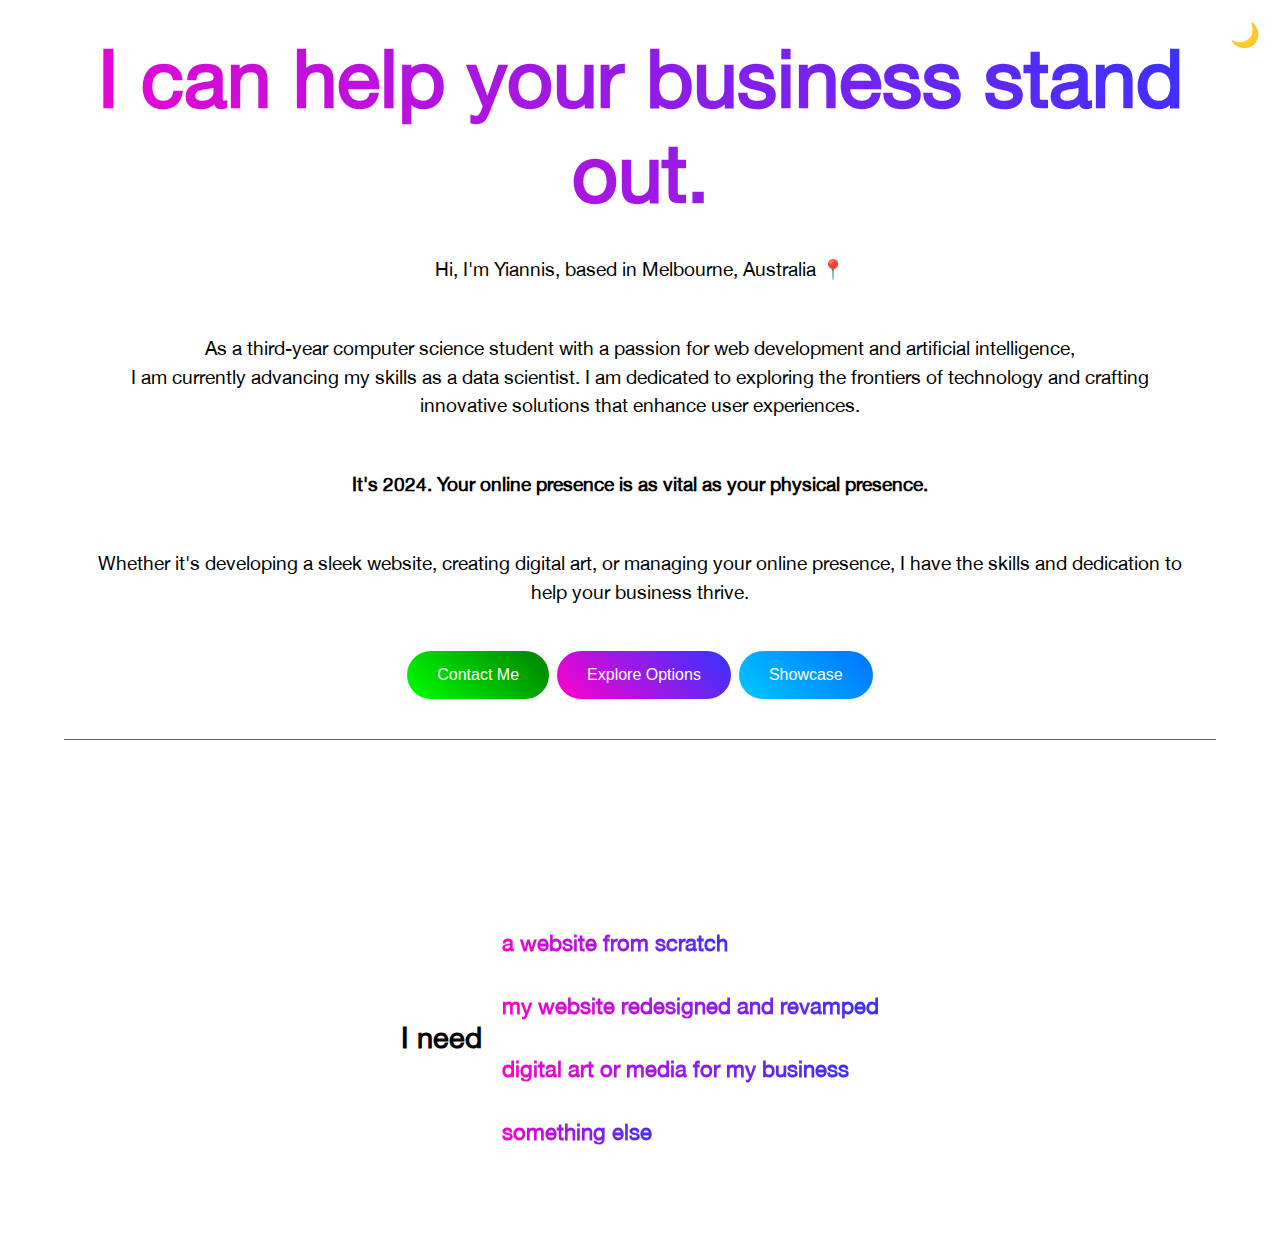
<file: index.html>
<!DOCTYPE html>
<html lang="en">
<head>
    <meta charset="UTF-8">
    <meta name="viewport" content="width=device-width, initial-scale=1.0">
    <title>YK</title>
    <link rel="stylesheet" href="styles.css">
    <link rel="stylesheet" href="https://cdnjs.cloudflare.com/ajax/libs/font-awesome/6.0.0-beta3/css/all.min.css">
</head>
<body class="light-mode"> <!-- Set light mode as default -->
    <!-- Light/Dark mode switch -->
    <div class="mode-switch" id="mode-switch">🌙</div>
    
    <div class="container">
        <div class="text-content">
            <h1 class="name-and-image">I can help your business stand out.</h1>
            <p class="subtitle">Hi, I'm Yiannis, based in Melbourne, Australia 📍</p>
            <p id="main-text">
                As a third-year computer science student with a passion for web development and artificial intelligence,<br>
                I am currently advancing my skills as a data scientist. I am dedicated to exploring the frontiers of technology and crafting innovative solutions that enhance user experiences.
            </p>
            <p class="additional-text">
                <strong>It's 2024. Your online presence is as vital as your physical presence.</strong>
            </p>
            <p class="additional-text">
                Whether it's developing a sleek website, creating digital art, or managing your online presence, I have the skills and dedication to help your business thrive.
            </p>
<button id="contact-button">Contact Me</button>
<button id="scroll-to-options">Explore Options</button>
<button id="showcase-button">Showcase</button>

            <hr class="separator">
        </div>
    </div>
    <div class="options-section" id="options-section">
        <div class="options-wrapper">
            <p class="need-text">I need</p>
            <div class="options-content">
                <p class="option" data-info="I can create a website from scratch, tailored specifically to your business needs and goals. In today's digital age, having a professional website is crucial. It serves as your online storefront, open 24/7, attracting more customers and increasing sales. Let me help you establish a strong online presence that drives traffic and boosts your revenue."><span class="option-heading">a website from scratch</span></p>
                <p class="option" data-info="I can redesign and revamp your existing website to give it a fresh, modern look. An outdated website can turn potential customers away. By improving the user experience, updating the design, and optimizing for mobile devices, we'll ensure your site converts visitors into loyal customers. Stay ahead of the competition with a website that reflects your business's professionalism and innovation."><span class="option-heading">my website redesigned and revamped</span></p>
                <p class="option" data-info="I can provide digital art and media services to enhance your brand's visual presence. In the competitive market, eye-catching graphics, videos, and media content are essential for grabbing attention and engaging your audience. High-quality visuals can significantly boost your marketing efforts, leading to increased brand awareness and customer engagement."><span class="option-heading">digital art or media for my business</span></p>
                <p class="option" data-info="If you have other needs or projects in mind that don't fit into the categories above, I'm here to help. Whether it's a custom application, social media management, or any other tech-related service, we'll work together to find the best solution for your unique requirements. Leverage technology to streamline your operations, reach more customers, and ultimately grow your business."><span class="option-heading">something else</span></p>
            </div>
        </div>
        <div class="option-description" id="option-description"></div>
    </div>
    <script src="script.js"></script>
</body>
</html>
</file>
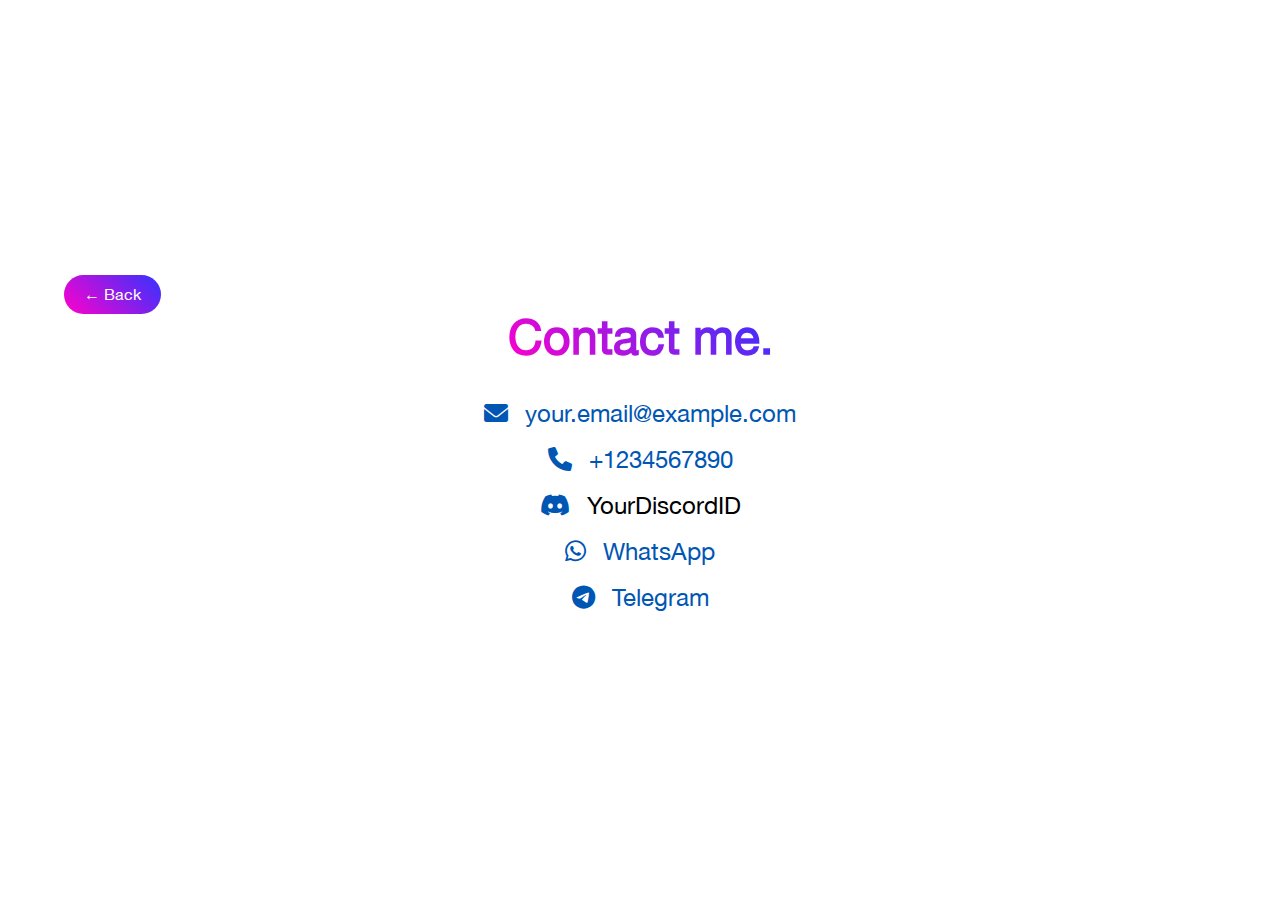
<file: contact.html>
<!DOCTYPE html>
<html lang="en">
<head>
    <meta charset="UTF-8">
    <meta name="viewport" content="width=device-width, initial-scale=1.0">
    <title>Contact Me - YK</title>
    <link rel="stylesheet" href="styles.css">
    <link rel="stylesheet" href="https://cdnjs.cloudflare.com/ajax/libs/font-awesome/6.0.0-beta3/css/all.min.css">
    <style>
        @keyframes fadeIn {
            from {
                opacity: 0;
            }
            to {
                opacity: 1;
            }
        }

        @keyframes slideIn {
            from {
                transform: translateY(20px);
                opacity: 0;
            }
            to {
                transform: translateY(0);
                opacity: 1;
            }
        }

        @keyframes shimmer {
            0% {
                background-position: -200% 0;
            }
            100% {
                background-position: 200% 0;
            }
        }

        body {
            background-color: #fff;
            color: #000;
            font-family: 'HelveticaNeue', 'Helvetica Neue', 'Arial', sans-serif;
            transition: background-color 0.3s, color 0.3s;
            animation: fadeIn 1s ease-in-out;
        }

        .contact-container {
            display: flex;
            flex-direction: column;
            align-items: center;
            width: 90%;
            max-width: 1200px;
            margin: 0 auto;
            padding: 20px;
            animation: slideIn 1s ease-in-out;
            position: relative;
        }

        .contact-title {
            font-size: 3rem;
            font-weight: bold;
            margin-bottom: 20px;
            text-align: center;
            background: linear-gradient(45deg, #ff00cc, #3333ff); /* Gradient colors */
            -webkit-background-clip: text;
            -webkit-text-fill-color: transparent;
            animation: fadeIn 1.5s ease-in-out;
        }

        .contact-info {
            font-size: 1.5rem;
            line-height: 1.5;
            text-align: center;
            animation: slideIn 1.5s ease-in-out;
        }

        .contact-info p {
            margin: 10px 0;
        }

        .contact-info a {
            color: #0056b3;
            text-decoration: none;
            position: relative;
        }

        .contact-info a:hover {
            animation: shimmer 2s linear infinite;
        }

        .contact-info a:hover::before {
            content: '';
            position: absolute;
            top: 0;
            left: -200%;
            width: 200%;
            height: 100%;
            background: linear-gradient(45deg, rgba(255, 255, 255, 0.2), rgba(255, 255, 255, 0.8), rgba(255, 255, 255, 0.2));
            background-size: 200% 100%;
            animation: shimmer 2s linear infinite;
        }

        .contact-info i {
            margin-right: 10px;
        }

        .contact-info .blue-letter {
            color: #0056b3;
        }

        .back-link {
            position: absolute;
            top: 20px;
            left: 20px;
            font-size: 1rem;
            color: #fff;
            text-decoration: none;
            padding: 10px 20px;
            border-radius: 50px;
            background: linear-gradient(45deg, #ff00cc, #3333ff); /* Original purple gradient */
            border: none;
            transition: transform 0.3s;
        }

        .back-link:hover {
            transform: scale(1.05);
        }
    </style>
</head>
<body class="light-mode"> <!-- Set light mode as default -->
    <div class="contact-container">
        <a href="index.html" class="back-link styled-button">← Back</a>
        <h1 class="contact-title">Contact me<span class="dot">.</span></h1>
        <div class="contact-info">
            <p><i class="fas fa-envelope blue-letter"></i> <a href="mailto:your.email@example.com">your.email@example.com</a></p>
            <p><i class="fas fa-phone blue-letter"></i> <a href="tel:+1234567890">+1234567890</a></p>
            <p><i class="fab fa-discord blue-letter"></i> YourDiscordID</p>
            <p><i class="fab fa-whatsapp blue-letter"></i> <a href="https://wa.me/1234567890">WhatsApp</a></p>
            <p><i class="fab fa-telegram-plane blue-letter"></i> <a href="https://t.me/YourTelegramID">Telegram</a></p>
        </div>
    </div>
    <script src="script.js"></script>
</body>
</html>
</file>
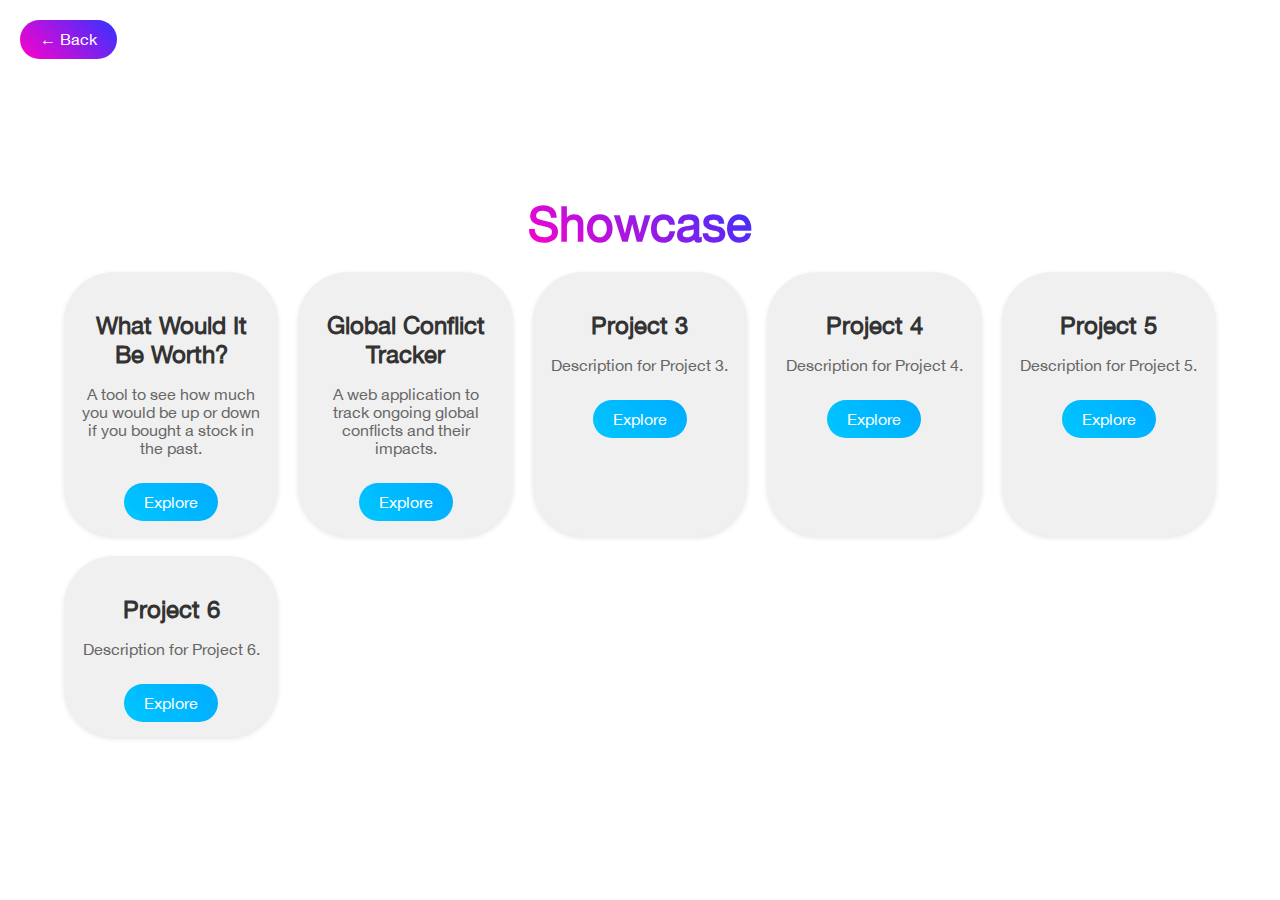
<file: showcase.html>
<!DOCTYPE html>
<html lang="en">
<head>
    <meta charset="UTF-8">
    <meta name="viewport" content="width=device-width, initial-scale=1.0">
    <title>Showcase - YK</title>
    <link rel="stylesheet" href="styles.css">
    <style>
        @keyframes fadeIn {
            from {
                opacity: 0;
            }
            to {
                opacity: 1;
            }
        }

        @keyframes slideIn {
            from {
                transform: translateY(20px);
                opacity: 0;
            }
            to {
                transform: translateY(0);
                opacity: 1;
            }
        }

        @keyframes shimmer {
            0% {
                background-position: -200% 0;
            }
            100% {
                background-position: 200% 0;
            }
        }

        body {
            background-color: #fff;
            transition: background-color 0.3s, color 0.3s;
            font-family: 'HelveticaNeue', 'Helvetica Neue', 'Arial', sans-serif;
            animation: fadeIn 1s ease-in-out;
        }

        .showcase-container {
            display: flex;
            flex-direction: column;
            align-items: center;
            width: 90%;
            max-width: 1200px;
            margin: 0 auto;
            padding: 20px;
            animation: slideIn 1s ease-in-out;
        }

        .showcase-title {
            font-size: 3rem;
            font-weight: bold;
            margin-bottom: 20px;
            text-align: center;
            background: linear-gradient(45deg, #ff00cc, #3333ff); /* Original purple gradient */
            -webkit-background-clip: text;
            -webkit-text-fill-color: transparent;
            animation: fadeIn 1.5s ease-in-out;
        }

        .grid {
            display: grid;
            grid-template-columns: repeat(auto-fit, minmax(200px, 1fr));
            gap: 20px;
            width: 100%;
            animation: slideIn 1.5s ease-in-out;
        }

        .grid-item {
            background-color: #f0f0f0;
            border-radius: 50px;
            box-shadow: 0 2px 5px rgba(0, 0, 0, 0.1);
            padding: 15px; /* Reduced padding */
            text-align: center;
            transition: transform 0.3s, box-shadow 0.3s;
            cursor: default;
            animation: slideIn 2s ease-in-out;
        }

        .project-title {
            font-size: 1.5rem;
            font-weight: bold;
            color: #333;
            margin-bottom: 10px;
            text-decoration: none; /* Remove underline */
        }

        .project-description {
            font-size: 1rem;
            color: #666;
        }

        .explore-link {
            display: inline-block;
            margin-top: 10px;
            font-size: 1rem;
            color: #fff;
            text-decoration: none;
            padding: 10px 20px;
            border-radius: 50px;
            background: linear-gradient(45deg, #00c6ff, #0072ff); /* Blue gradient */
            border: none;
            background-size: 400% 100%;
            transition: transform 0.3s, background 0.3s;
        }

        .explore-link:hover {
            transform: scale(1.05);
            animation: shimmer 2s linear infinite;
        }

        .back-link {
            position: absolute;
            top: 20px;
            left: 20px;
            font-size: 1rem;
            color: #fff;
            text-decoration: none;
            padding: 10px 20px;
            border-radius: 50px;
            background: linear-gradient(45deg, #ff00cc, #3333ff); /* Original purple gradient */
            border: none;
            transition: transform 0.3s;
        }

        .back-link:hover {
            transform: scale(1.05);
        }
    </style>
</head>
<body class="light-mode">
    <div class="showcase-container">
        <a href="index.html" class="back-link styled-button">← Back</a>
        <h1 class="showcase-title">Showcase</h1>
        <div class="grid">
            <div class="grid-item">
                <p class="project-title">What Would It Be Worth?</p>
                <p class="project-description">A tool to see how much you would be up or down if you bought a stock in the past.</p>
                <a href="what-would-it-be-worth.html" class="explore-link">Explore</a>
            </div>
            <div class="grid-item">
                <p class="project-title">Global Conflict Tracker</p>
                <p class="project-description">A web application to track ongoing global conflicts and their impacts.</p>
                <a href="https://conflict-tracker.vercel.app/" class="explore-link">Explore</a>
            </div>
            <div class="grid-item">
                <p class="project-title">Project 3</p>
                <p class="project-description">Description for Project 3.</p>
                <a href="#" class="explore-link">Explore</a>
            </div>
            <div class="grid-item">
                <p class="project-title">Project 4</p>
                <p class="project-description">Description for Project 4.</p>
                <a href="#" class="explore-link">Explore</a>
            </div>
            <div class="grid-item">
                <p class="project-title">Project 5</p>
                <p class="project-description">Description for Project 5.</p>
                <a href="#" class="explore-link">Explore</a>
            </div>
            <div class="grid-item">
                <p class="project-title">Project 6</p>
                <p class="project-description">Description for Project 6.</p>
                <a href="#" class="explore-link">Explore</a>
            </div>
        </div>
    </div>
    <script src="script.js"></script>
</body>
</html>
</file>
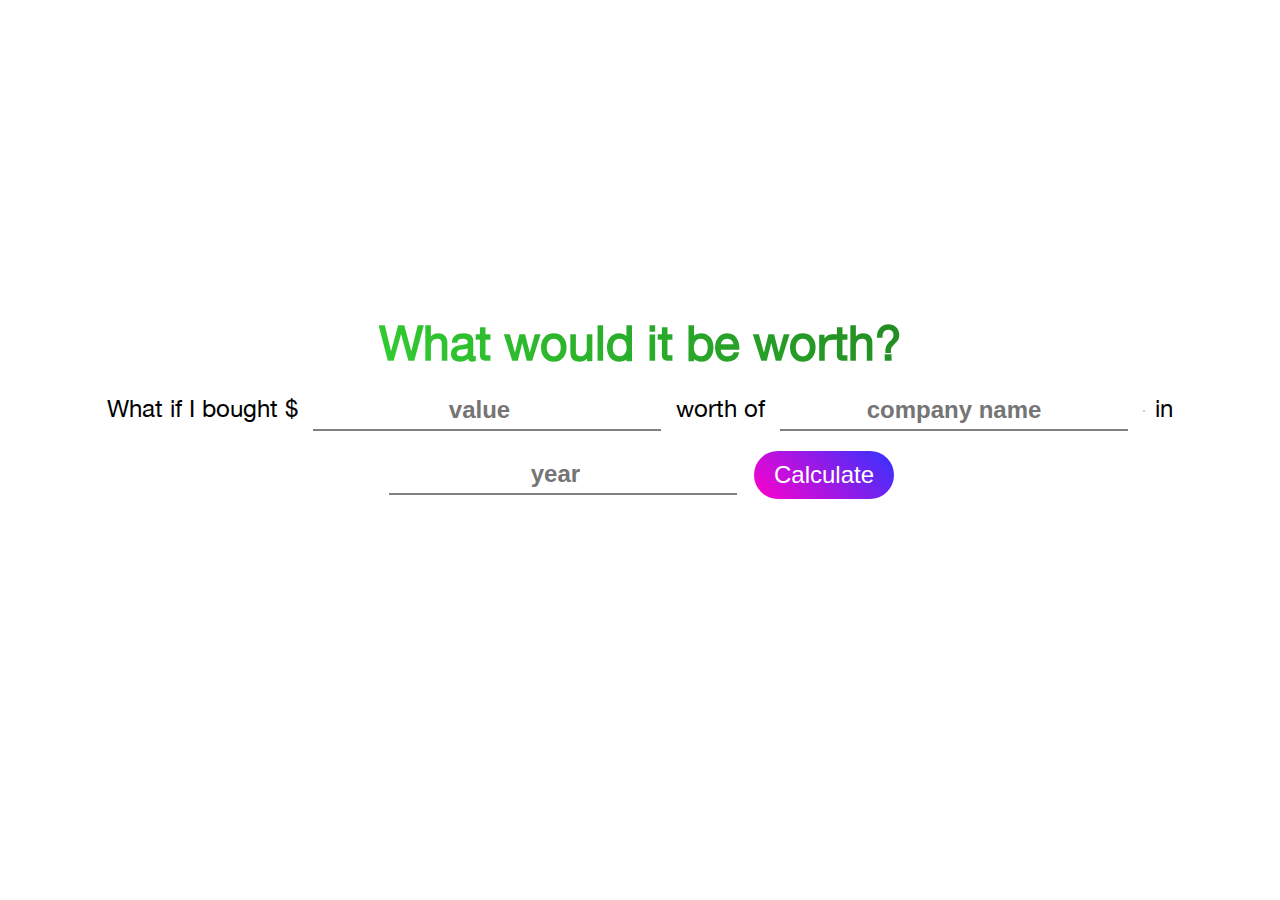
<file: what-would-it-be-worth.html>
<!DOCTYPE html>
<html lang="en">
<head>
    <meta charset="UTF-8">
    <meta name="viewport" content="width=device-width, initial-scale=1.0">
    <title>What would it be worth?</title>
    <link rel="stylesheet" href="styles.css">
    <link rel="stylesheet" href="worth.css">
</head>
<body class="light-mode"> <!-- Set light mode as default -->
    <div class="container">
        <h1 class="title">What would it be worth?</h1>
        <form id="worthForm">
            <label for="amount">What if I bought $</label>
            <input type="number" id="amount" name="amount" required placeholder="value">
            <label for="company">worth of</label>
            <input type="text" id="company" name="company" placeholder="company name">
            <div id="suggestions" style="border: 1px solid #ccc; max-height: 150px; overflow-y: auto;"></div>
            <input type="hidden" id="stock" name="stock">
            <label for="year">in</label>
            <input type="number" id="year" name="year" required placeholder="year">
            <button type="submit" class="styled-button">Calculate</button>
        </form>
        <div id="query"></div>
        <div id="result"></div>
        <div id="percentageChange"></div>
    </div>
    <script src="worth.js"></script>
</body>
</html>
</file>
<file: styles.css>
/* Define the custom font */
@font-face {
    font-family: 'HelveticaNeue';
    src: url('HelveticaNeue.woff2') format('woff2'),
         url('HelveticaNeue.woff') format('woff'),
         url('HelveticaNeue.ttf') format('truetype');
    font-weight: normal;
    font-style: normal;
}

/* Apply the custom font to the body */
body {
    margin: 0;
    padding: 0;
    font-family: -apple-system, BlinkMacSystemFont, 'HelveticaNeue', 'Helvetica Neue', sans-serif;
    background-color: #fff; /* Light background as default */
    color: #000; /* Dark text as default */
    display: flex;
    flex-direction: column;
    justify-content: center;
    align-items: center;
    min-height: 100vh;
    transition: background-color 0.3s, color 0.3s;
    scroll-behavior: smooth;
    -webkit-font-smoothing: antialiased;
    -moz-osx-font-smoothing: grayscale;
}

.container {
    display: flex;
    flex-direction: column;
    align-items: center;
    width: 90%;
    max-width: 1200px;
    margin-bottom: 50px;
    text-align: center;
}

.name-and-image {
    font-size: 5rem; /* Large bold font */
    font-weight: 700; /* Explicitly set the font weight to 700 */
    margin: 0;
    background: linear-gradient(45deg, #ff00cc, #3333ff); /* Gradient colors */
    -webkit-background-clip: text;
    -webkit-text-fill-color: transparent;
    background-clip: text;
    text-fill-color: transparent;
}

.subtitle {
    font-size: 1.2rem; /* Smaller text for subtitle */
    margin: 10px 0;
    color: #000; /* Dark text for subtitle */
}

.text-content p {
    font-size: 1.1rem;
    line-height: 1.5;
    margin-top: 20px;
    transition: opacity 1s;
}

/* Styling for rounded buttons */
button {
    background: linear-gradient(45deg, #ff00cc, #3333ff); /* Default gradient background */
    border: none;
    color: #fff; /* White text */
    padding: 15px 30px;
    text-align: center;
    text-decoration: none;
    display: inline-block;
    font-size: 16px;
    margin: 10px 2px;
    cursor: pointer;
    border-radius: 50px; /* Ensure rounded corners */
    transition: transform 0.3s ease, color 0.3s ease, background 0.3s ease; /* Smooth transition */
}

button:hover {
    transform: scale(1.1);
}

/* Specific styling for contact button */
#contact-button {
    background: linear-gradient(45deg, #00ff00, #008000); /* Green gradient */
}

#contact-button:hover {
    background: linear-gradient(45deg, #00ff00, #008000); /* Maintain green gradient on hover */
}

/* Specific styling for showcase button */
#showcase-button {
    background: linear-gradient(45deg, #00c6ff, #0072ff); /* Blue gradient */
}

#showcase-button:hover {
    background: linear-gradient(45deg, #00c6ff, #0072ff); /* Maintain blue gradient on hover */
}

.separator {
    width: 100%;
    border: 0;
    border-top: 1px solid #636363;
    margin: 30px 0;
}

.options-section {
    width: 100%;
    display: flex;
    justify-content: center;
    flex-direction: column;
    align-items: center;
    padding: 20px 0;
}

.options-wrapper {
    display: flex;
    flex-direction: row;
    align-items: center;
    justify-content: center;
    padding-top: 50px;
    text-align: center;
}

.need-text {
    font-size: 1.8rem;
    font-weight: bold;
    color: #000;
    margin-right: 20px;
}

.options-content {
    display: flex;
    flex-direction: column;
    justify-content: center;
    align-items: flex-start;
    gap: 15px;
}

.options-content .option {
    font-size: 1.2rem;
    margin: 10px 0;
    cursor: pointer;
    transition: color 0.3s, transform 0.3s, border-bottom 0.3s;
    text-decoration: none;
    background: linear-gradient(45deg, #ff00cc, #3333ff); /* Gradient colors */
    -webkit-background-clip: text;
    -webkit-text-fill-color: transparent;
    background-clip: text;
    text-fill-color: transparent;
    border-bottom: 1px solid transparent;
}

.options-content .option:hover {
    transform: scale(1.2);
    border-bottom: 1px solid #000;
}

.options-content .option.selected {
    color: #0056b3;
    font-weight: bold;
}

.option-heading {
    font-size: 1.4rem;
    font-weight: bold;
}

.option-description {
    margin-top: 30px;
    font-size: 1rem;
    text-align: left;
    max-width: 600px;
    padding: 20px;
    background-color: rgba(255, 255, 255, 0.1); /* Light transparent background */
    border-radius: 8px;
    box-shadow: 0 2px 5px rgba(0, 0, 0, 0.1);
    opacity: 0;
    transform: translateY(20px);
    transition: opacity 0.5s ease, transform 0.5s ease;
}

.option-description.visible {
    opacity: 1;
    transform: translateY(0);
}

/* Light/Dark mode switch */
.mode-switch {
    position: fixed;
    top: 20px;
    right: 20px;
    cursor: pointer;
    font-size: 1.5rem;
}

/* Dark mode specific styles */
body.dark-mode {
    background-color: #000; /* Dark background */
    color: #fff; /* Light text */
}

body.dark-mode .subtitle,
body.dark-mode .need-text {
    color: #fff; /* Light text for subtitle and need-text */
}

body.dark-mode button {
    color: #fff; /* Light text for buttons */
    border-color: #fff; /* Light border for buttons */
}

body.dark-mode button:hover {
    transform: scale(1.05);
}

body.dark-mode .options-content .option {
    border-bottom: 1px solid transparent;
}

body.dark-mode .options-content .option:hover {
    border-bottom: 1px solid #fff;
}

/* Media Queries for Responsiveness */

/* Smartphones (portrait and landscape) ----------- */
@media only screen and (max-width: 600px) {
    body {
        padding: 20px;
    }

    .container {
        padding: 10px;
        margin-bottom: 20px;
    }

    .name-and-image {
        font-size: 3rem; /* Adjust font size for mobile */
        font-weight: 700; /* Ensure the font weight is set for mobile */
    }

    .subtitle {
        font-size: 1rem; /* Adjust font size for mobile */
    }

    .text-content p {
        font-size: 1rem;
        padding: 10px 20px;
    }

    .options-wrapper {
        flex-direction: column;
        align-items: center;
    }

    .need-text {
        margin-right: 0;
        margin-bottom: 10px;
        font-size: 1.5rem;
    }

    .options-content {
        align-items: center;
    }

    .options-content .option {
        font-size: 1rem;
    }

    .option-description {
        font-size: 0.9rem;
        padding: 15px;
    }

    .text-content {
        margin-top: 80px; /* Adjusted for mobile */
    }
}

/* Tablets (portrait and landscape) ----------- */
@media only screen and (min-width: 600px) and (max-width: 768px) {
    .container {
        padding: 20px;
    }

    .name-and-image {
        font-size: 4rem; /* Adjust font size for tablets */
        font-weight: 700; /* Ensure the font weight is set for tablets */
    }

    .subtitle {
        font-size: 1.1rem; /* Adjust font size for tablets */
    }

    .text-content p {
        font-size: 1.1rem;
        padding: 12px 25px;
    }

    .options-wrapper {
        flex-direction: row;
        align-items: center;
        justify-content: center;
    }

    .need-text {
        font-size: 1.6rem;
    }

    .options-content {
        align-items: flex-start;
    }

    .options-content .option {
        font-size: 1.2rem;
    }

    .option-description {
        font-size: 1rem;
        padding: 20px;
    }

    .text-content {
        margin-top: 70px; /* Adjusted for tablets */
    }
}

/* Desktops and laptops ----------- */
@media only screen and (min-width: 769px) {
    .container {
        padding: 30px;
    }

    .name-and-image {
        font-size: 5rem; /* Larger font size for desktops */
        font-weight: 700; /* Ensure the font weight is set for desktops */
    }

    .subtitle {
        font-size: 1.2rem; /* Adjust font size for desktops */
    }

    .text-content p {
        font-size: 1.2rem;
        padding: 15px 30px;
    }

    .options-wrapper {
        flex-direction: row;
        align-items: center;
        justify-content: center;
    }

    .need-text {
        font-size: 1.8rem;
    }

    .options-content {
        align-items: flex-start;
    }

    .options-content .option {
        font-size: 1.3rem;
    }

    .option-description {
        font-size: 1rem;
        padding: 25px;
    }
}

/* Fade-out animation */
.fade-out {
    animation: fadeOut 0.5s forwards;
}

@keyframes fadeOut {
    from {
        opacity: 1;
    }
    to {
        opacity: 0;
    }
}
</file>
<file: worth.css>
/* Styles specific to the "What if I bought?" page */

body {
    background-color: #fff;
    color: #000;
    font-family: 'HelveticaNeue', 'Helvetica Neue', 'Arial', sans-serif;
    transition: background-color 0.3s, color 0.3s;
}

h1.title {
    text-align: center;
    font-size: 3rem;
    background: linear-gradient(45deg, #32CD32, #228B22);
    -webkit-background-clip: text;
    -webkit-text-fill-color: transparent;
    margin-bottom: 20px;
    animation: fadeIn 1s ease-in-out;
}

@keyframes fadeIn {
    0% { opacity: 0; }
    100% { opacity: 1; }
}

#worthForm {
    display: flex;
    gap: 10px;
    justify-content: center;
    align-items: center;
    flex-wrap: wrap;
    font-size: 1.5rem;
    animation: slideUp 1s ease-in-out;
}

@keyframes slideUp {
    0% { transform: translateY(20px); opacity: 0; }
    100% { transform: translateY(0); opacity: 1; }
}

#worthForm div {
    display: flex;
    flex-direction: column;
    align-items: center;
}

#worthForm label {
    font-size: 1.5rem; /* Bigger text */
    text-align: left;
    margin-bottom: 5px;
    transition: color 0.3s;
}

#worthForm input {
    border: none;
    border-bottom: 2px solid grey;
    background: none;
    padding: 5px 10px;
    font-size: 1.5rem;
    text-align: center;
    outline: none;
    transition: border-color 0.3s, transform 0.3s;
    margin: 0 5px;
    font-weight: bold; /* Make inputs bold */
}

#worthForm input:focus {
    border-color: black;
    transform: scale(1.05);
}

#worthForm button {
    padding: 10px 20px;
    font-size: 1.5rem;
    background: linear-gradient(45deg, #ff00cc, #3333ff);
    border: none;
    color: white;
    cursor: pointer;
    border-radius: 50px;
    transition: transform 0.3s ease, color 0.3s ease, background 0.3s ease;
}

#worthForm button:hover {
    transform: scale(1.1);
    color: white;
    background: linear-gradient(45deg, #ff00cc, #3333ff);
}

#query, #result, #percentageChange {
    font-size: 1.5rem;
    margin-top: 20px;
    animation: fadeIn 1s ease-in-out;
}

#result strong {
    font-size: 2rem;
}
</file>
